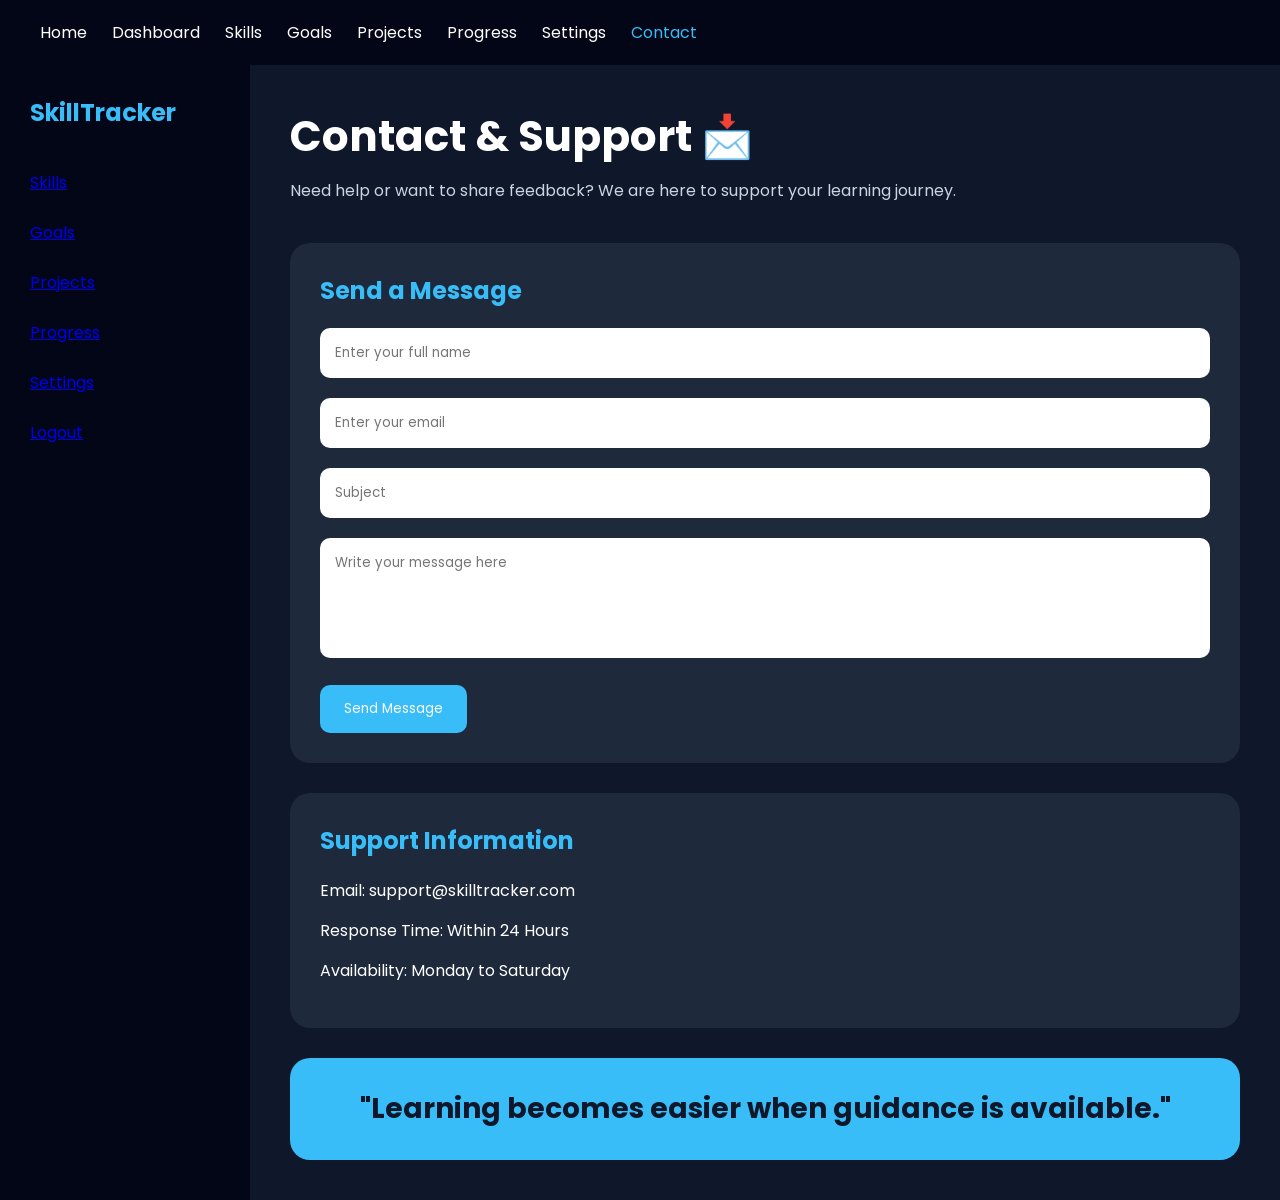
<file: contact.html>
<!DOCTYPE html>
<html lang="en">
<head>
  <meta charset="UTF-8">
  <meta name="viewport" content="width=device-width, initial-scale=1.0">

  <title>Contact - SkillTracker</title>

  <link rel="preconnect" href="https://fonts.googleapis.com">
  <link href="https://fonts.googleapis.com/css2?family=Poppins:wght@300;400;500;600;700&display=swap" rel="stylesheet">

  <link rel="stylesheet" href="style.css">
</head>

<body>
    <nav>

<ul class="nav-links">

<li><a href="index.html">Home</a></li>

<li><a href="dashboard.html">Dashboard</a></li>

<li><a href="skills.html">Skills</a></li>

<li><a href="goals.html">Goals</a></li>

<li><a href="projects.html">Projects</a></li>

<li><a href="progress.html">Progress</a></li>

<li><a href="settings.html">Settings</a></li>

<li><a href="contact.html" class="active">Contact</a></li>


</ul>

</nav>

  <section class="contact-page">

  

    <div class="sidebar">

      <h2>SkillTracker</h2>

      <ul>
        <li><a href="Dashboard.html"></a></li>
        <li><a href="skills.html">Skills</a></li>
        <li><a href="goals.html">Goals</a></li>
        <li><a href="projects.html">Projects</a></li>
        <li><a href="progress.html">Progress</a></li>
        <li><a href="settings.html">Settings</a></li>
        <li><a href="Contact.html"></a></li>
        <li><a href="login.html">Logout</a></li>
      </ul>

    </div>

    

    <div class="contact-content">

      <div class="contact-header">

        <h1>Contact & Support 📩</h1>

        <p>
          Need help or want to share feedback?
          We are here to support your learning journey.
        </p>

      </div>

      

      <div class="contact-card">

        <h2>Send a Message</h2>

        <input type="text" placeholder="Enter your full name">

        <input type="email" placeholder="Enter your email">

        <input type="text" placeholder="Subject">

        <textarea placeholder="Write your message here"></textarea>

        <button>Send Message</button>

      </div>

      

      <div class="contact-info">

        <h2>Support Information</h2>

        <p>Email: support@skilltracker.com</p>

        <p>Response Time: Within 24 Hours</p>

        <p>Availability: Monday to Saturday</p>

      </div>

     

      <div class="contact-quote">

        <h2>
          "Learning becomes easier when guidance is available."
        </h2>

      </div>

    </div>

  </section>

</body>
</html>
</file>
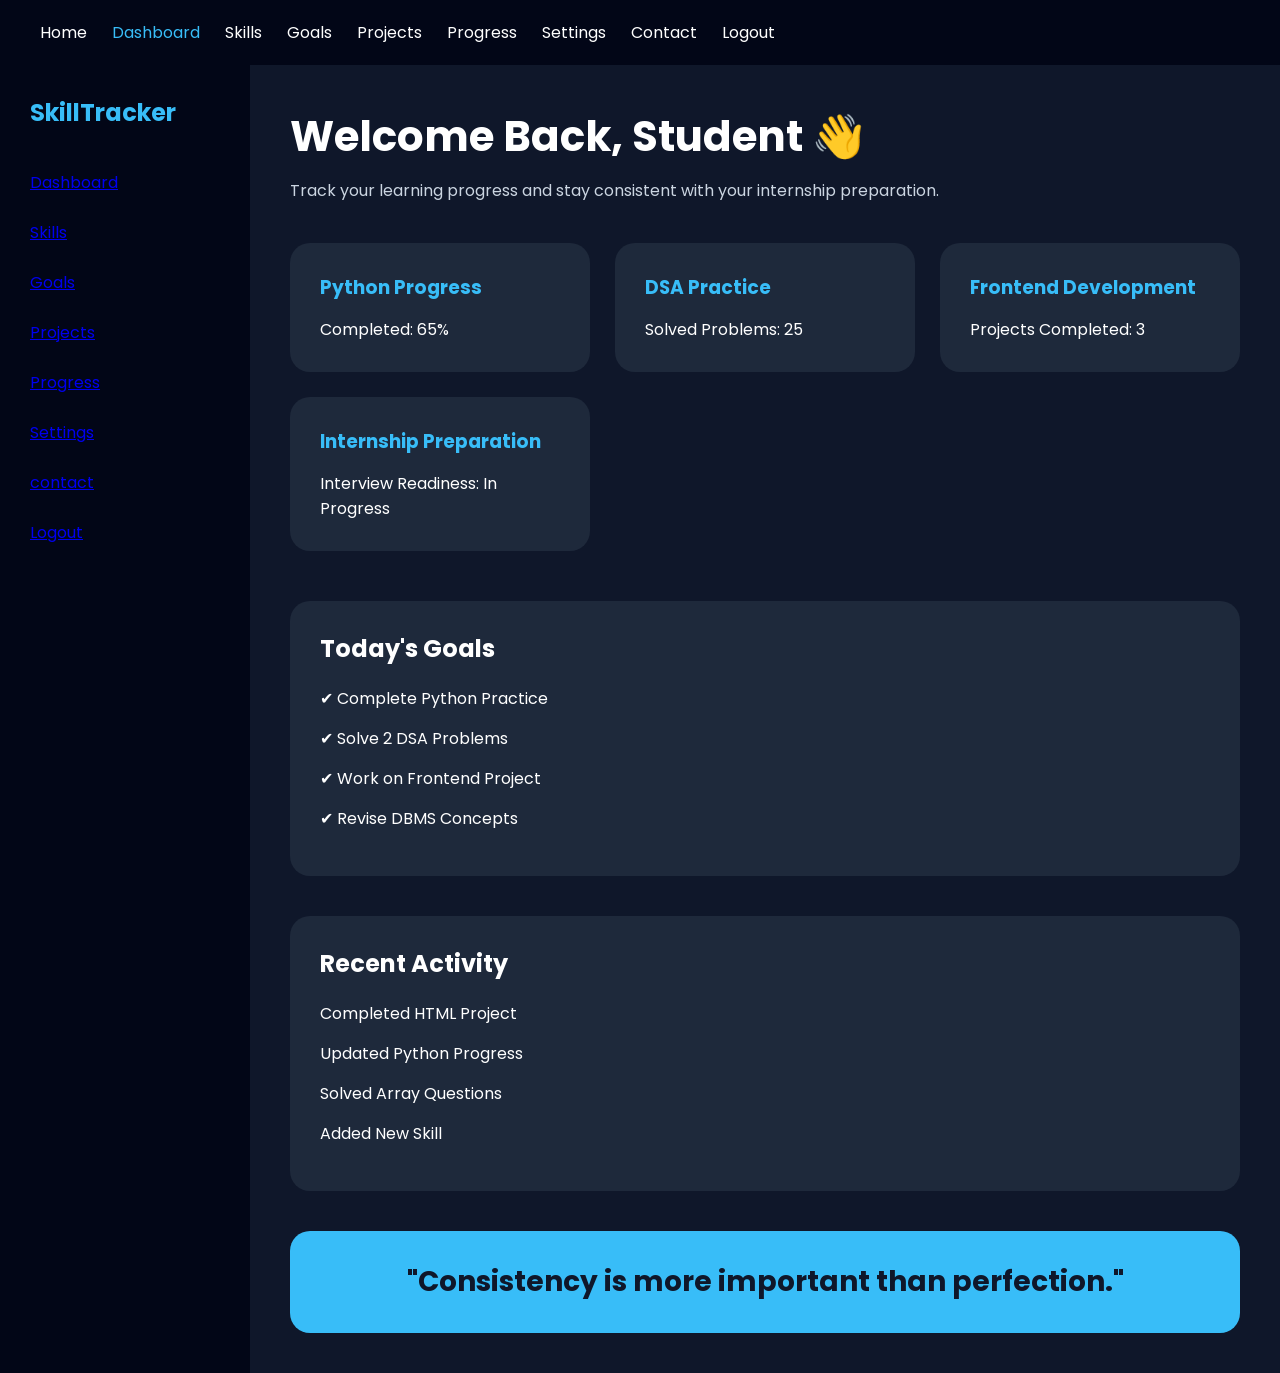
<file: dashboard.html>
<!DOCTYPE html>
<html lang="en">
<head>
  <meta charset="UTF-8">
  <meta name="viewport" content="width=device-width, initial-scale=1.0">

  <title>Dashboard - SkillTracker</title>

  <link rel="preconnect" href="https://fonts.googleapis.com">
  <link href="https://fonts.googleapis.com/css2?family=Poppins:wght@300;400;500;600;700&display=swap" rel="stylesheet">

  <link rel="stylesheet" href="style.css">
</head>

<body>
    <nav>

<ul class="nav-links">

<li><a href="index.html">Home</a></li>

<li><a href="dashboard.html" class="active">Dashboard</a></li>

<li><a href="skills.html">Skills</a></li>

<li><a href="goals.html">Goals</a></li>

<li><a href="projects.html">Projects</a></li>

<li><a href="progress.html">Progress</a></li>

<li><a href="settings.html">Settings</a></li>

<li><a href="contact.html">Contact</a></li>

<li><a href="login.html">Logout</a></li>

</ul>

</nav>

  <section class="dashboard">

    

    <div class="sidebar">

      <h2>SkillTracker</h2>

      <ul>
        <li><a href="dashboard.html">Dashboard</a></li>
        <li><a href="skills.html">Skills</a></li>
        <li><a href="goals.html">Goals</a></li>
        <li><a href="projects.html">Projects</a></li>
        <li><a href="progress.html">Progress</a></li>
        <li><a href="Settings.html">Settings</a></li>
        <li><a href="contact.html">contact</a></li>
        <li><a href="login.html">Logout</a></li>
        
      </ul>

    </div>

    

    <div class="main-content">

      

      <div class="top-section">

        <h1>Welcome Back, Student 👋</h1>

        <p>
          Track your learning progress and stay consistent
          with your internship preparation.
        </p>

      </div>

     

      <div class="card-container">

        <div class="card">
          <h3>Python Progress</h3>
          <p>Completed: 65%</p>
        </div>

        <div class="card">
          <h3>DSA Practice</h3>
          <p>Solved Problems: 25</p>
        </div>

        <div class="card">
          <h3>Frontend Development</h3>
          <p>Projects Completed: 3</p>
        </div>

        <div class="card">
          <h3>Internship Preparation</h3>
          <p>Interview Readiness: In Progress</p>
        </div>

      </div>

      

      <div class="goals-section">

        <h2>Today's Goals</h2>

        <ul>
          <li>✔ Complete Python Practice</li>
          <li>✔ Solve 2 DSA Problems</li>
          <li>✔ Work on Frontend Project</li>
          <li>✔ Revise DBMS Concepts</li>
        </ul>

      </div>

     

      <div class="activity-section">

        <h2>Recent Activity</h2>

        <ul>
          <li>Completed HTML Project</li>
          <li>Updated Python Progress</li>
          <li>Solved Array Questions</li>
          <li>Added New Skill</li>
        </ul>

      </div>

      

      <div class="quote-section">

        <h2>
          "Consistency is more important than perfection."
        </h2>

      </div>

    </div>

  </section>

</body>
</html>
</file>
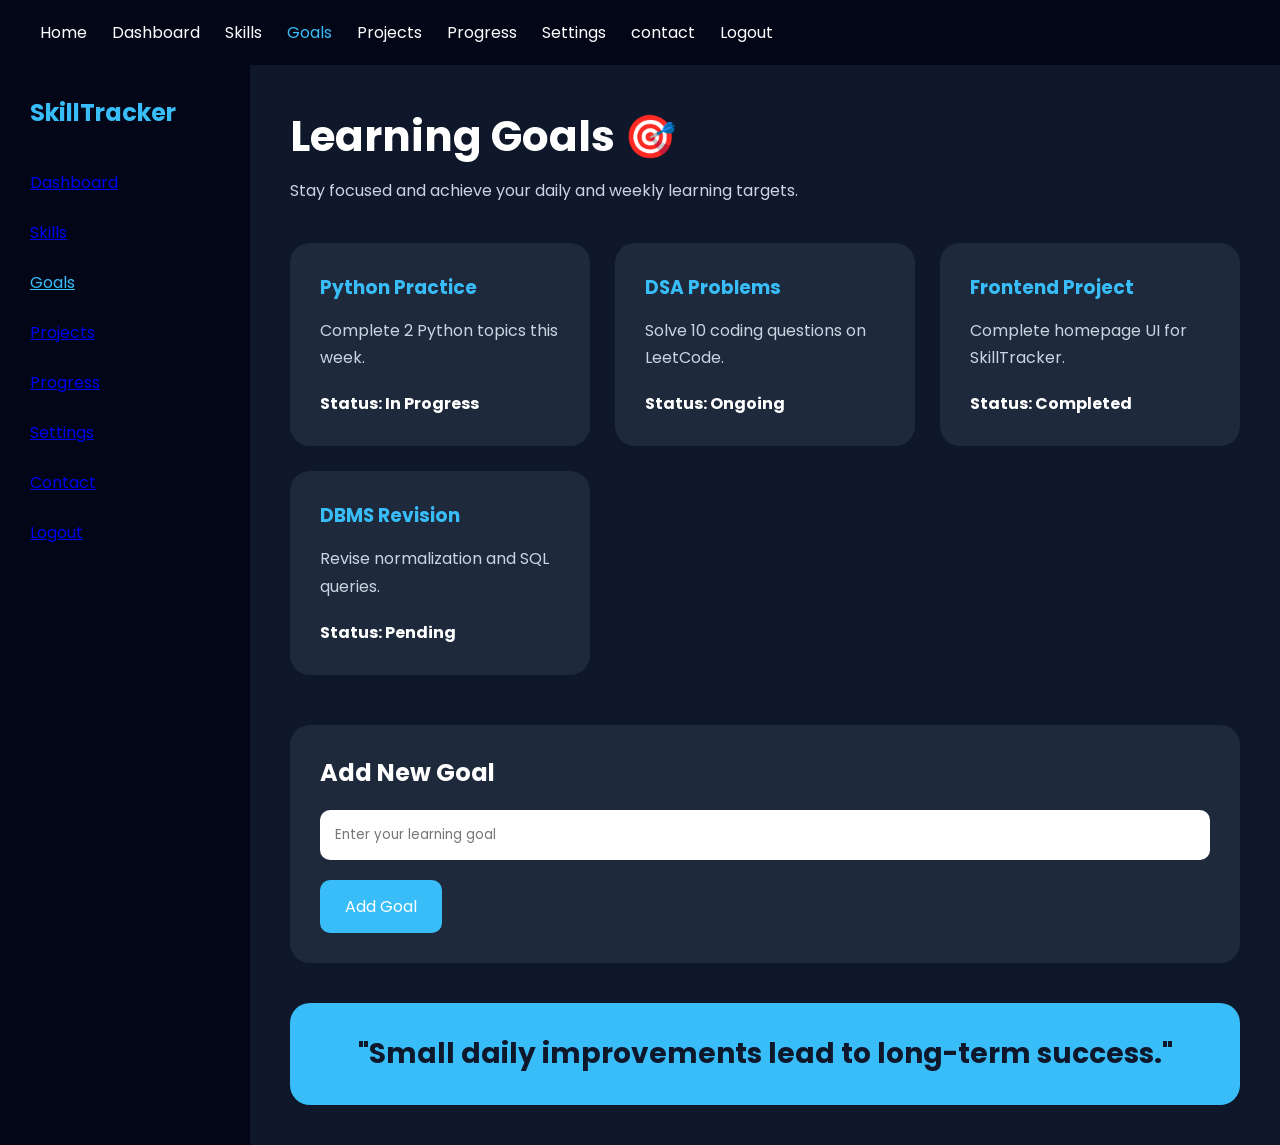
<file: goals.html>
<!DOCTYPE html>
<html lang="en">
<head>
  <meta charset="UTF-8">
  <meta name="viewport" content="width=device-width, initial-scale=1.0">

  <title>Goals - SkillTracker</title>

  <link rel="preconnect" href="https://fonts.googleapis.com">
  <link href="https://fonts.googleapis.com/css2?family=Poppins:wght@300;400;500;600;700&display=swap" rel="stylesheet">

  <link rel="stylesheet" href="style.css">
</head>
<body>
    <nav>

<ul class="nav-links">

<li><a href="index.html">Home</a></li>

<li><a href="dashboard.html">Dashboard</a></li>

<li><a href="skills.html">Skills</a></li>

<li><a href="goals.html" class="active">Goals</a></li>

<li><a href="projects.html">Projects</a></li>

<li><a href="progress.html">Progress</a></li>

<li><a href="settings.html">Settings</a></li>

<li><a href="contact.html">contact</a></li>

<li><a href="login.html">Logout</a></li>

</ul>

</nav>

  <section class="goals-page">

   

    <div class="sidebar">

      <h2>SkillTracker</h2>

      <ul>
<li><a href="dashboard.html">Dashboard</a></li>

<li><a href="skills.html">Skills</a></li>

<li><a href="goals.html" class="active">Goals</a></li>

<li><a href="projects.html">Projects</a></li>

<li><a href="progress.html">Progress</a></li>

<li><a href="settings.html">Settings</a></li>

<li><a href="contact.html">Contact</a></li>

<li><a href="login.html">Logout</a></li>
      </ul>

    </div>

    

    <div class="goals-content">

      <div class="goals-header">

        <h1>Learning Goals 🎯</h1>

        <p>
          Stay focused and achieve your daily
          and weekly learning targets.
        </p>

      </div>

     

      <div class="goals-container">

        <div class="goal-card">
          <h3>Python Practice</h3>
          <p>Complete 2 Python topics this week.</p>
          <h4>Status: In Progress</h4>
        </div>

        <div class="goal-card">
          <h3>DSA Problems</h3>
          <p>Solve 10 coding questions on LeetCode.</p>
          <h4>Status: Ongoing</h4>
        </div>

        <div class="goal-card">
          <h3>Frontend Project</h3>
          <p>Complete homepage UI for SkillTracker.</p>
          <h4>Status: Completed</h4>
        </div>

        <div class="goal-card">
          <h3>DBMS Revision</h3>
          <p>Revise normalization and SQL queries.</p>
          <h4>Status: Pending</h4>
        </div>

      </div>

      

      <div class="add-goal">

        <h2>Add New Goal</h2>

        <input type="text" placeholder="Enter your learning goal">

        <button>Add Goal</button>

      </div>

    

      <div class="goal-quote">

        <h2>
          "Small daily improvements lead to long-term success."
        </h2>

      </div>

    </div>

  </section>

</body>
</html>
</file>
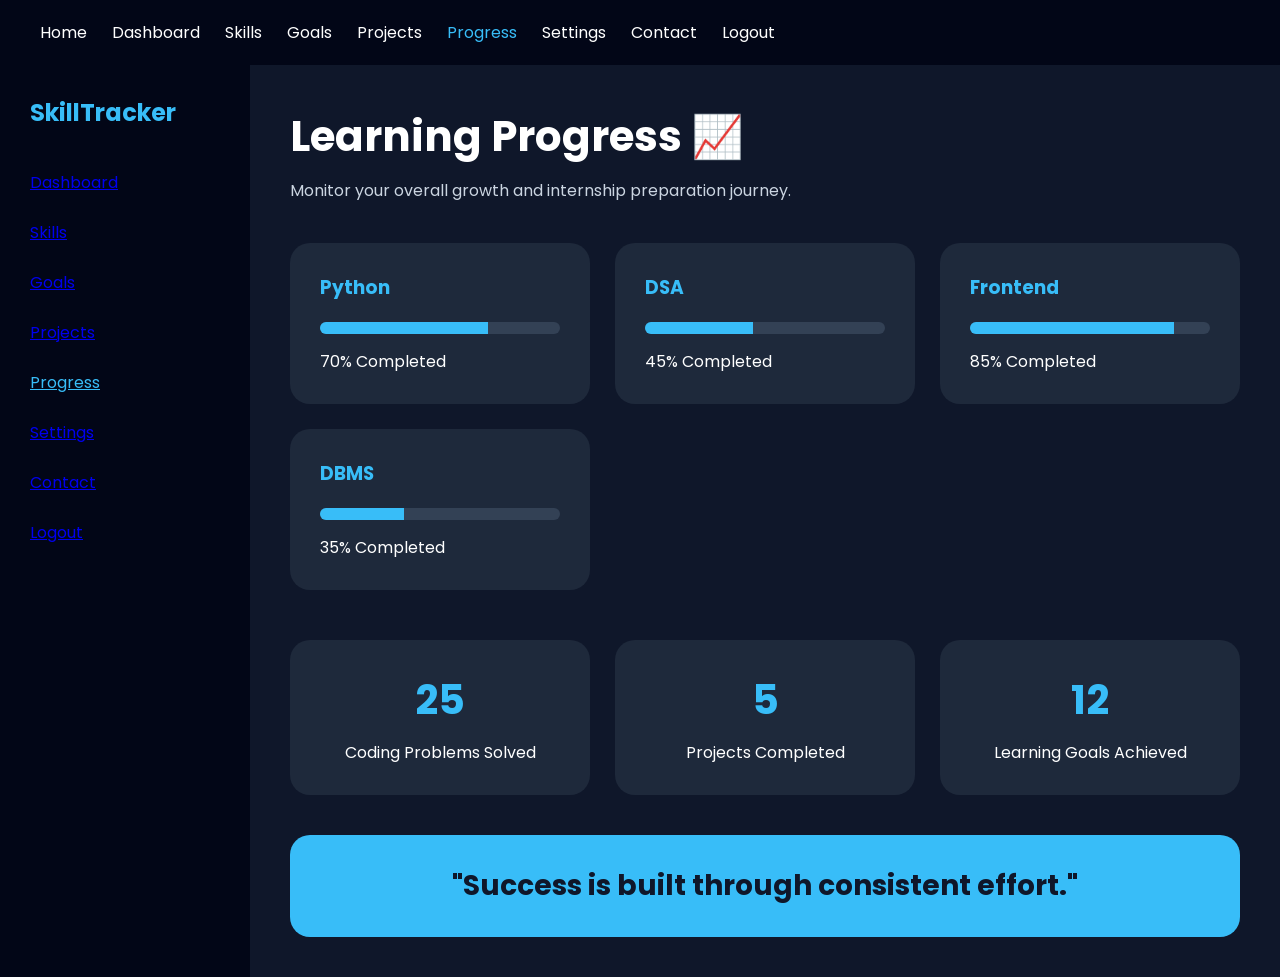
<file: progress.html>
<!DOCTYPE html>
<html lang="en">
<head>
  <meta charset="UTF-8">
  <meta name="viewport" content="width=device-width, initial-scale=1.0">

  <title>Progress - SkillTracker</title>

  <link rel="preconnect" href="https://fonts.googleapis.com">
  <link href="https://fonts.googleapis.com/css2?family=Poppins:wght@300;400;500;600;700&display=swap" rel="stylesheet">

  <link rel="stylesheet" href="style.css">
</head>

<body>
    <nav>

<ul class="nav-links">

<li><a href="index.html">Home</a></li>

<li><a href="dashboard.html">Dashboard</a></li>

<li><a href="skills.html">Skills</a></li>

<li><a href="goals.html">Goals</a></li>

<li><a href="projects.html">Projects</a></li>

<li><a href="progress.html" class="active">Progress</a></li>

<li><a href="settings.html">Settings</a></li>

<li><a href="contact.html">Contact</a></li>

<li><a href="login.html">Logout</a></li>

</ul>

</nav>

  <section class="progress-page">

    

    <div class="sidebar">

      <h2>SkillTracker</h2>

      <ul>
<li><a href="dashboard.html">Dashboard</a></li>

<li><a href="skills.html">Skills</a></li>

<li><a href="goals.html">Goals</a></li>

<li><a href="projects.html">Projects</a></li>

<li><a href="progress.html" class="active">Progress</a></li>

<li><a href="settings.html">Settings</a></li>

<li><a href="contact.html">Contact</a></li>

<li><a href="login.html">Logout</a></li>      

    </div>

   

    <div class="progress-content">

      <div class="progress-header">

        <h1>Learning Progress 📈</h1>

        <p>
          Monitor your overall growth and
          internship preparation journey.
        </p>

      </div>

      

      <div class="progress-container">

        <div class="progress-card">
          <h3>Python</h3>

          <div class="progress-bar">
            <div class="progress-fill python"></div>
          </div>

          <p>70% Completed</p>
        </div>

        <div class="progress-card">
          <h3>DSA</h3>

          <div class="progress-bar">
            <div class="progress-fill dsa"></div>
          </div>

          <p>45% Completed</p>
        </div>

        <div class="progress-card">
          <h3>Frontend</h3>

          <div class="progress-bar">
            <div class="progress-fill frontend"></div>
          </div>

          <p>85% Completed</p>
        </div>

        <div class="progress-card">
          <h3>DBMS</h3>

          <div class="progress-bar">
            <div class="progress-fill dbms"></div>
          </div>

          <p>35% Completed</p>
        </div>

      </div>

     

      <div class="stats-section">

        <div class="stat-box">
          <h2>25</h2>
          <p>Coding Problems Solved</p>
        </div>

        <div class="stat-box">
          <h2>5</h2>
          <p>Projects Completed</p>
        </div>

        <div class="stat-box">
          <h2>12</h2>
          <p>Learning Goals Achieved</p>
        </div>

      </div>

    

      <div class="progress-quote">

        <h2>
          "Success is built through consistent effort."
        </h2>

      </div>

    </div>

  </section>

</body>
</html>
</file>
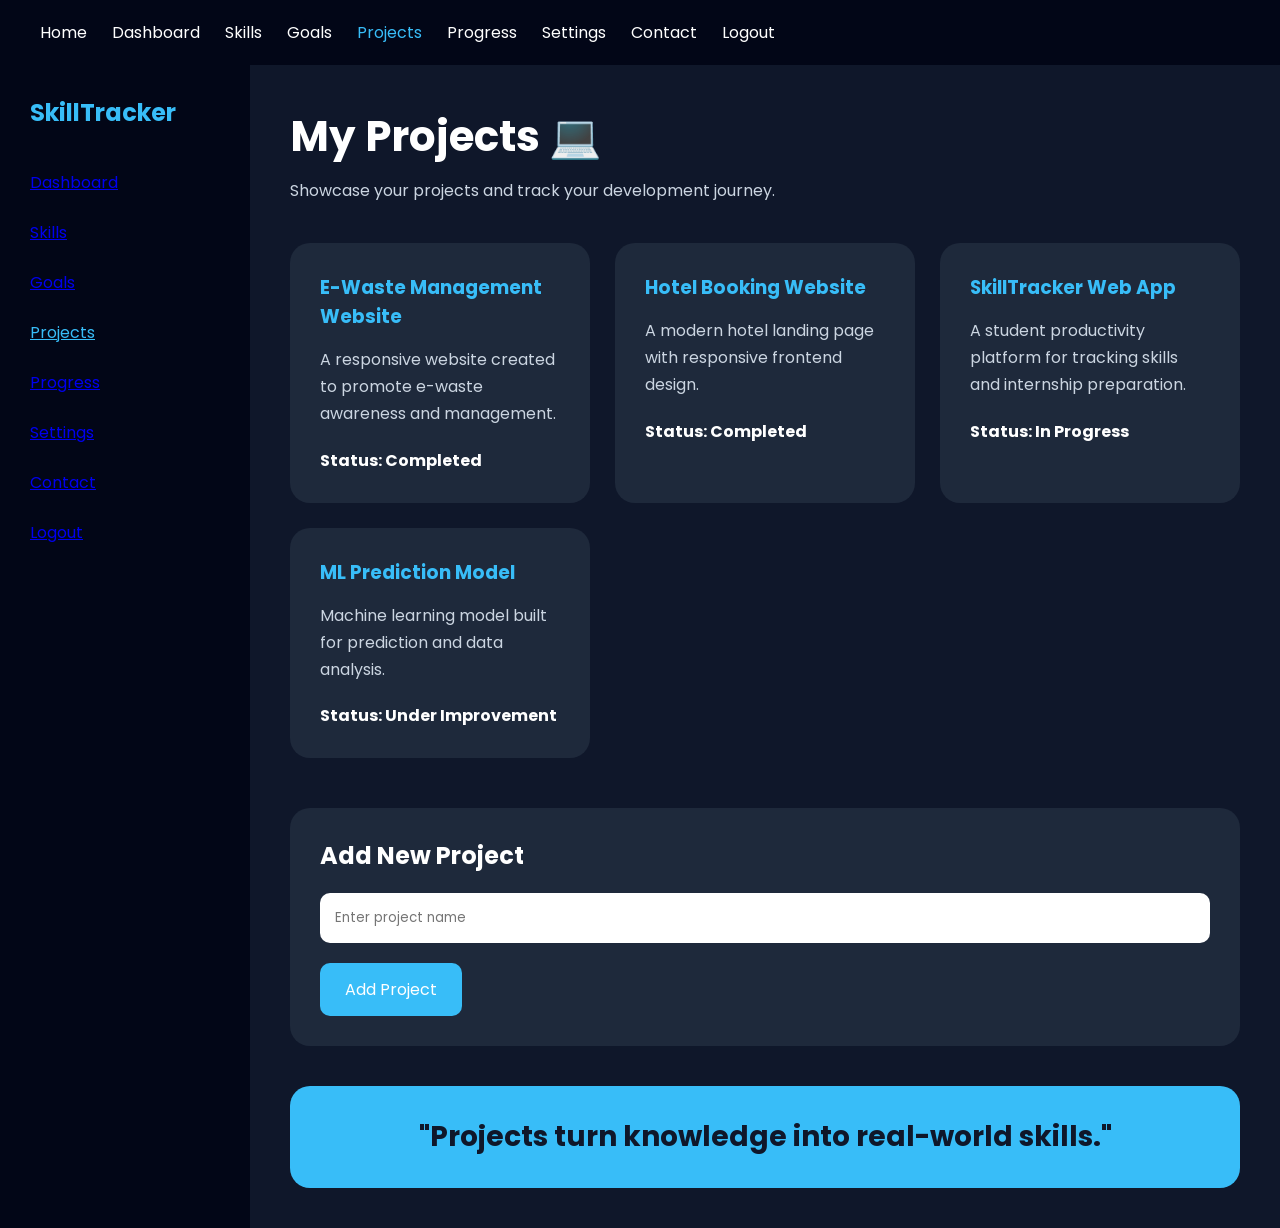
<file: projects.html>
<!DOCTYPE html>
<html lang="en">
<head>
  <meta charset="UTF-8">
  <meta name="viewport" content="width=device-width, initial-scale=1.0">

  <title>Projects - SkillTracker</title>

  <link rel="preconnect" href="https://fonts.googleapis.com">
  <link href="https://fonts.googleapis.com/css2?family=Poppins:wght@300;400;500;600;700&display=swap" rel="stylesheet">

  <link rel="stylesheet" href="style.css">
</head>

<body>
    <nav>

<ul class="nav-links">

<li><a href="index.html">Home</a></li>

<li><a href="dashboard.html">Dashboard</a></li>

<li><a href="skills.html">Skills</a></li>

<li><a href="goals.html">Goals</a></li>

<li><a href="projects.html" class = "active">Projects</a></li>

<li><a href="progress.html">Progress</a></li>

<li><a href="settings.html">Settings</a></li>

<li><a href="contact.html">Contact</a></li>

<li><a href="login.html">Logout</a></li>

</ul>

</nav>

  <section class="projects-page">

   

    <div class="sidebar">

      <h2>SkillTracker</h2>

      <ul>
<li><a href="dashboard.html">Dashboard</a></li>

<li><a href="skills.html">Skills</a></li>

<li><a href="goals.html">Goals</a></li>

<li><a href="projects.html" class = "active">Projects</a></li>

<li><a href="progress.html">Progress</a></li>

<li><a href="settings.html">Settings</a></li>

<li><a href="contact.html">Contact</a></li>

<li><a href="login.html">Logout</a></li>     

    </div>

    

    <div class="projects-content">

      <div class="projects-header">

        <h1>My Projects 💻</h1>

        <p>
          Showcase your projects and track
          your development journey.
        </p>

      </div>

      

      <div class="projects-container">

        <div class="project-card">
          <h3>E-Waste Management Website</h3>

          <p>
            A responsive website created to promote
            e-waste awareness and management.
          </p>

          <h4>Status: Completed</h4>
        </div>

        <div class="project-card">
          <h3>Hotel Booking Website</h3>

          <p>
            A modern hotel landing page with
            responsive frontend design.
          </p>

          <h4>Status: Completed</h4>
        </div>

        <div class="project-card">
          <h3>SkillTracker Web App</h3>

          <p>
            A student productivity platform for
            tracking skills and internship preparation.
          </p>

          <h4>Status: In Progress</h4>
        </div>

        <div class="project-card">
          <h3>ML Prediction Model</h3>

          <p>
            Machine learning model built for
            prediction and data analysis.
          </p>

          <h4>Status: Under Improvement</h4>
        </div>

      </div>

      

      <div class="add-project">

        <h2>Add New Project</h2>

        <input type="text" placeholder="Enter project name">

        <button>Add Project</button>

      </div>

    

      <div class="project-quote">

        <h2>
          "Projects turn knowledge into real-world skills."
        </h2>

      </div>

    </div>

  </section>

</body>
</html>
</file>
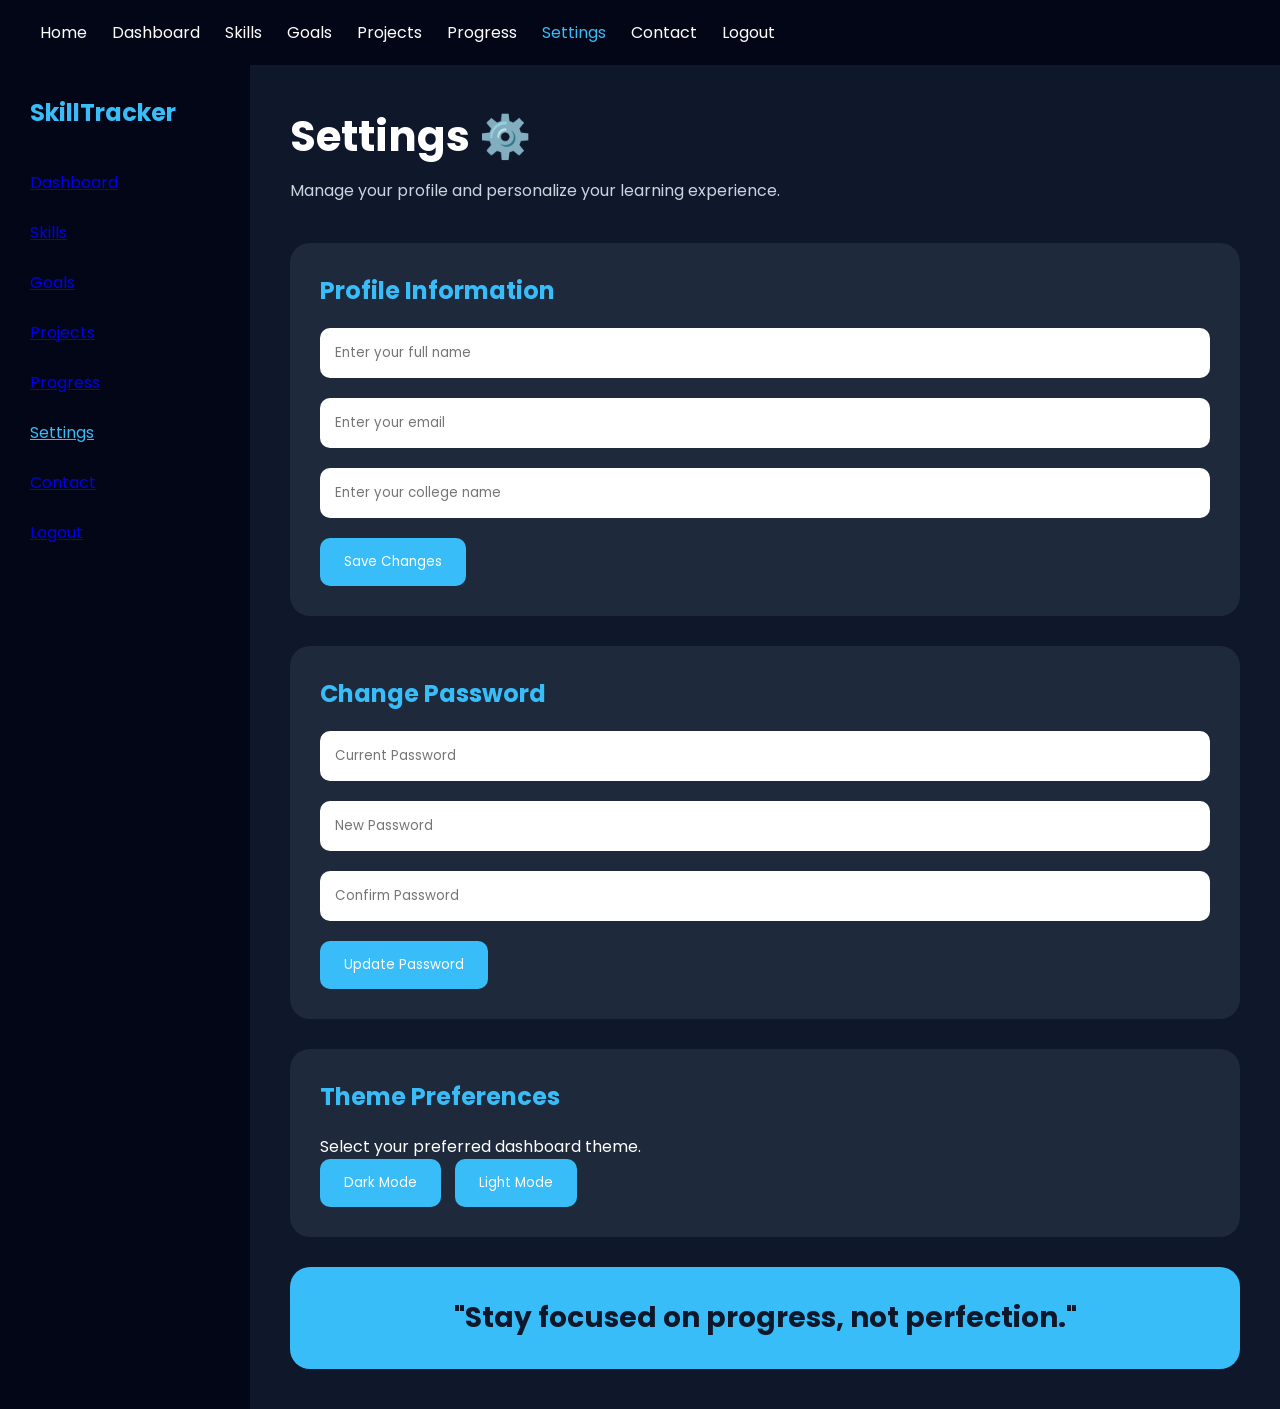
<file: settings.html>
<!DOCTYPE html>
<html lang="en">
<head>
  <meta charset="UTF-8">
  <meta name="viewport" content="width=device-width, initial-scale=1.0">

  <title>Settings - SkillTracker</title>

  <link rel="preconnect" href="https://fonts.googleapis.com">
  <link href="https://fonts.googleapis.com/css2?family=Poppins:wght@300;400;500;600;700&display=swap" rel="stylesheet">

  <link rel="stylesheet" href="style.css">
</head>

<body>
    <nav>

<ul class="nav-links">

<li><a href="index.html">Home</a></li>

<li><a href="dashboard.html">Dashboard</a></li>

<li><a href="skills.html">Skills</a></li>

<li><a href="goals.html">Goals</a></li>

<li><a href="projects.html">Projects</a></li>

<li><a href="progress.html">Progress</a></li>

<li><a href="settings.html" class="active">Settings</a></li>

<li><a href="contact.html">Contact</a></li>

<li><a href="login.html">Logout</a></li>

</ul>

</nav>

  <section class="settings-page">

   

    <div class="sidebar">

      <h2>SkillTracker</h2>

      <ul>
        <li><a href="dashboard.html">Dashboard</a></li>

<li><a href="skills.html">Skills</a></li>

<li><a href="goals.html">Goals</a></li>

<li><a href="projects.html">Projects</a></li>

<li><a href="progress.html">Progress</a></li>

<li><a href="settings.html" class="active">Settings</a></li>

<li><a href="contact.html">Contact</a></li>

<li><a href="login.html">Logout</a></li>     

    </div>

    

    <div class="settings-content">

      <div class="settings-header">

        <h1>Settings ⚙️</h1>

        <p>
          Manage your profile and personalize your learning experience.
        </p>

      </div>

      

      <div class="settings-card">

        <h2>Profile Information</h2>

        <input type="text" placeholder="Enter your full name">

        <input type="email" placeholder="Enter your email">

        <input type="text" placeholder="Enter your college name">

        <button>Save Changes</button>

      </div>

      

      <div class="settings-card">

        <h2>Change Password</h2>

        <input type="password" placeholder="Current Password">

        <input type="password" placeholder="New Password">

        <input type="password" placeholder="Confirm Password">

        <button>Update Password</button>

      </div>

      

      <div class="settings-card">

        <h2>Theme Preferences</h2>

        <p>Select your preferred dashboard theme.</p>

        <button>Dark Mode</button>

        <button>Light Mode</button>

      </div>

     

      <div class="settings-quote">

        <h2>
          "Stay focused on progress, not perfection."
        </h2>

      </div>

    </div>

  </section>

</body>
</html>
</file>
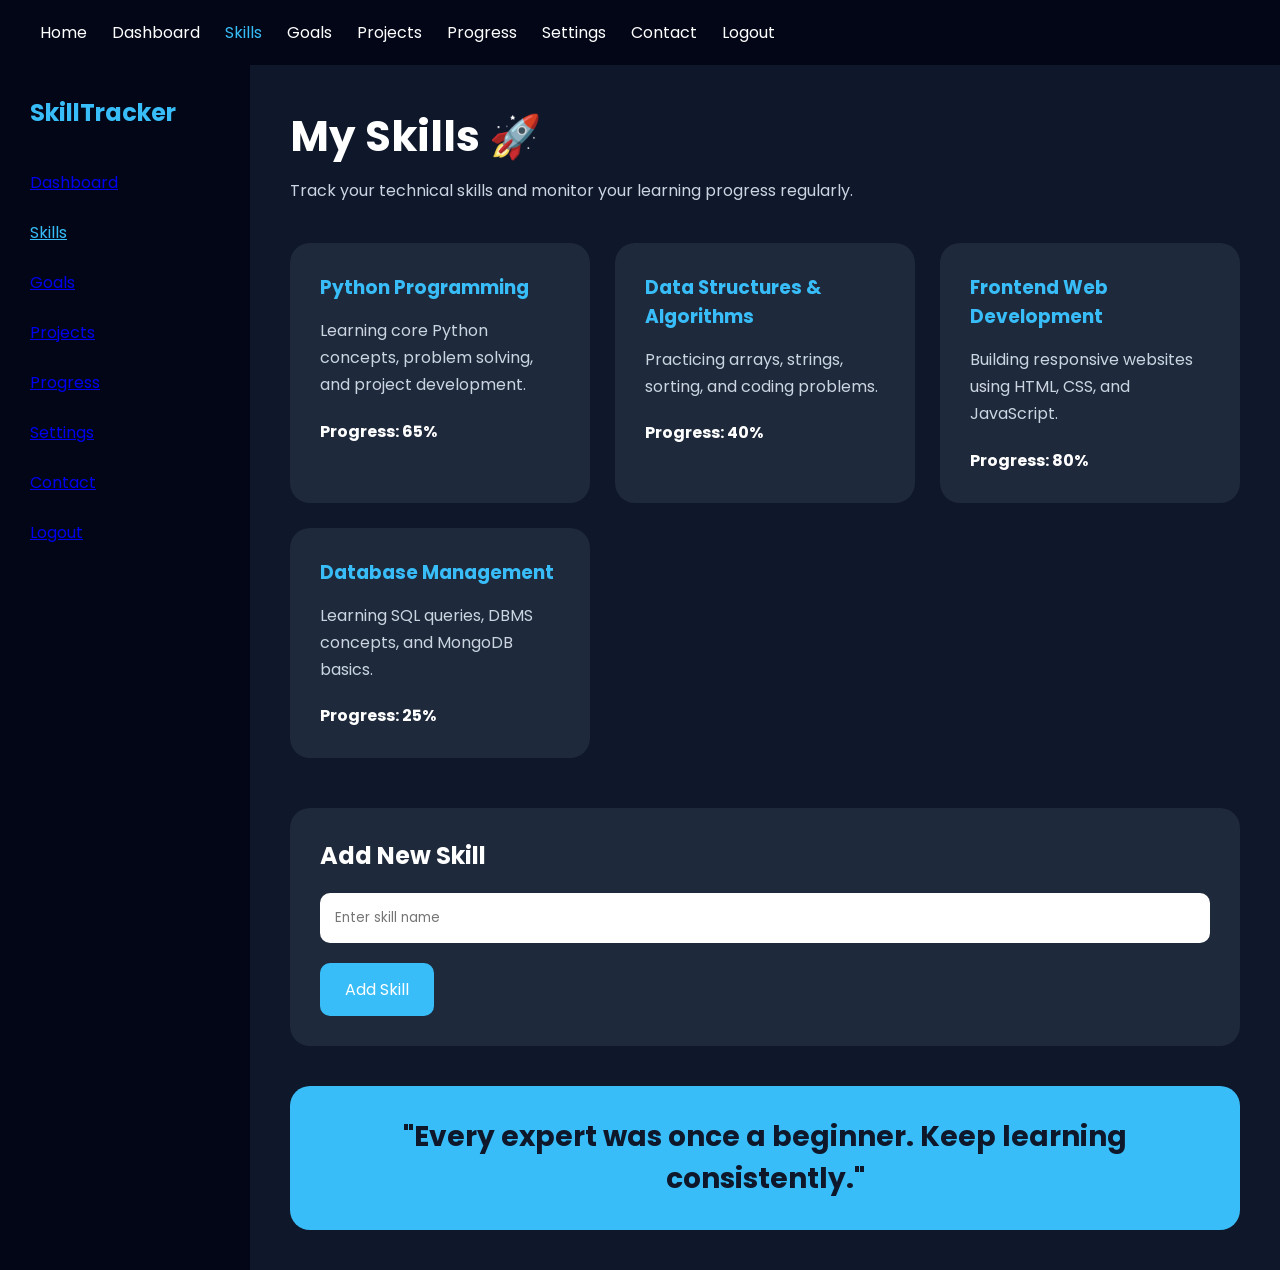
<file: skills.html>
<!DOCTYPE html>
<html lang="en">
<head>
  <meta charset="UTF-8">
  <meta name="viewport" content="width=device-width, initial-scale=1.0">
  <title>Skills - SkillTracker</title>
  <link rel="preconnect" href="https://fonts.googleapis.com">
  <link href="https://fonts.googleapis.com/css2?family=Poppins:wght@300;400;500;600;700&display=swap" rel="stylesheet">

  <link rel="stylesheet" href="style.css">
</head>
<body>
    <nav>

<ul class="nav-links">

<li><a href="index.html">Home</a></li>

<li><a href="dashboard.html">Dashboard</a></li>

<li><a href="skills.html" class="active">Skills</a></li>

<li><a href="goals.html">Goals</a></li>

<li><a href="projects.html">Projects</a></li>

<li><a href="progress.html">Progress</a></li>

<li><a href="settings.html">Settings</a></li>

<li><a href="contact.html">Contact</a></li>

<li><a href="login.html">Logout</a></li>

</ul>

</nav>

  <section class="skills-page">
    <div class="sidebar">

      <h2>SkillTracker</h2>

      <ul>
<li><a href="dashboard.html">Dashboard</a></li>

<li><a href="skills.html" class="active">Skills</a></li>

<li><a href="goals.html">Goals</a></li>

<li><a href="projects.html">Projects</a></li>

<li><a href="progress.html">Progress</a></li>

<li><a href="settings.html">Settings</a></li>

<li><a href="contact.html">Contact</a></li>

<li><a href="login.html">Logout</a></li>
      </ul>
      </div>
       <div class="skills-content">

      <div class="skills-header">

        <h1>My Skills 🚀</h1>

        <p>
          Track your technical skills and monitor
          your learning progress regularly.
        </p>
        </div>
         <div class="skills-container">

        <div class="skill-card">
          <h3>Python Programming</h3>

          <p>
            Learning core Python concepts,
            problem solving, and project development.
          </p>
          <h4>Progress: 65%</h4>
        </div>

        <div class="skill-card">
          <h3>Data Structures & Algorithms</h3>

          <p>
            Practicing arrays, strings,
            sorting, and coding problems.
          </p>

          <h4>Progress: 40%</h4>
        </div>
        <div class="skill-card">
          <h3>Frontend Web Development</h3>

          <p>
            Building responsive websites
            using HTML, CSS, and JavaScript.
          </p>

          <h4>Progress: 80%</h4>
        </div>
          <div class="skill-card">
          <h3>Database Management</h3>

          <p>
            Learning SQL queries,
            DBMS concepts, and MongoDB basics.
          </p>

          <h4>Progress: 25%</h4>
        </div>

      </div>
       <div class="add-skill">

        <h2>Add New Skill</h2>

        <input type="text" placeholder="Enter skill name">

        <button>Add Skill</button>

      </div>
      <div class="motivation">

        <h2>
          "Every expert was once a beginner.
          Keep learning consistently."
        </h2>

      </div>

    </div>

  </section>

</body>
</html>
</file>
<file: style.css>
.active{
  color:#38bdf8 !important;
}



nav{
  background:#020617;
  padding:20px 40px;
}

.nav-links{
  display:flex;
  gap:25px;
  list-style:none;
}

.nav-links a{
  color:white;
  text-decoration:none;
  font-size:16px;
  transition:0.3s;
}

.nav-links a:hover{
  color:#38bdf8;
}
*{
  margin:0;
  padding:0;
  box-sizing:border-box;
  font-family:'Poppins', sans-serif;
}

body{
  background:#0f172a;
  color:white;
}



.navbar{
  display:flex;
  justify-content:space-between;
  align-items:center;
  padding:20px 8%;
}

.logo{
  font-size:28px;
  font-weight:700;
  color:#38bdf8;
}

.nav-links{
  display:flex;
  gap:25px;
  list-style:none;
}

.nav-links a{
  color:white;
  text-decoration:none;
  transition:0.3s;
}

.nav-links a:hover{
  color:#38bdf8;
}



.hero{
  display:flex;
  justify-content:space-between;
  align-items:center;
  padding:80px 8%;
  min-height:90vh;
}

.hero-text{
  width:50%;
}

.hero-text h1{
  font-size:60px;
  line-height:1.2;
  margin-bottom:20px;
}

.hero-text p{
  font-size:18px;
  color:#cbd5e1;
  margin-bottom:30px;
  line-height:1.8;
}

.hero-buttons{
  display:flex;
  gap:20px;
}

.btn-primary{
  background:#38bdf8;
  color:white;
  border:none;
  padding:14px 28px;
  border-radius:10px;
  cursor:pointer;
  font-size:16px;
}

.btn-secondary{
  background:transparent;
  border:2px solid #38bdf8;
  color:white;
  padding:14px 28px;
  border-radius:10px;
  cursor:pointer;
  font-size:16px;
}

.hero-image img{
  width:450px;
}



.features{
  padding:80px 8%;
  background:white;
  color:black;
  text-align:center;
}

.features h2{
  font-size:40px;
  margin-bottom:50px;
}

.feature-container{
  display:grid;
  grid-template-columns:repeat(auto-fit,minmax(220px,1fr));
  gap:25px;
}

.feature-card{
  background:#f1f5f9;
  padding:30px;
  border-radius:15px;
  transition:0.3s;
}

.feature-card:hover{
  transform:translateY(-8px);
}

.feature-card h3{
  margin-bottom:15px;
  color:#0f172a;
}



.about{
  display:flex;
  justify-content:space-between;
  align-items:center;
  padding:80px 8%;
}

.about-text{
  width:50%;
}

.about-text h2{
  font-size:45px;
  margin-bottom:20px;
}

.about-text p{
  color:#cbd5e1;
  line-height:1.8;
  margin-bottom:25px;
}

.about-image img{
  width:350px;
}



footer{
  background:#020617;
  padding:30px;
  text-align:center;
}

footer p{
  color:#94a3b8;
  margin-top:10px;
}



@media(max-width:900px){

  .hero,
  .about{
    flex-direction:column;
    text-align:center;
  }

  .hero-text,
  .about-text{
    width:100%;
  }

  .hero-image img,
  .about-image img{
    width:300px;
    margin-top:40px;
  }

  .hero-text h1{
    font-size:42px;
  }

  .nav-links{
    display:none;
  }
}



.login-page{
  height:100vh;
  display:flex;
  justify-content:center;
  align-items:center;
  background:#0f172a;
}

.login-container{
  width:400px;
  background:#1e293b;
  padding:40px;
  border-radius:20px;
  text-align:center;
  box-shadow:0 0 20px rgba(0,0,0,0.4);
}

.login-container h1{
  margin-bottom:10px;
  font-size:36px;
}

.login-container p{
  color:#cbd5e1;
  margin-bottom:30px;
}

.login-container form{
  display:flex;
  flex-direction:column;
  gap:20px;
}

.login-container input{
  padding:15px;
  border:none;
  border-radius:10px;
  outline:none;
  font-size:16px;
}

.login-container button{
  background:#38bdf8;
  color:white;
  border:none;
  padding:15px;
  border-radius:10px;
  cursor:pointer;
  font-size:16px;
  transition:0.3s;
}

.login-container button:hover{
  background:#0ea5e9;
}

.extra-links{
  margin-top:20px;
  display:flex;
  justify-content:space-between;
}

.extra-links a{
  color:#38bdf8;
  text-decoration:none;
  font-size:14px;
}




.dashboard{
  display:flex;
  min-height:100vh;
  background:#0f172a;
  color:white;
}



.sidebar{
  width:250px;
  background:#020617;
  padding:30px;
}

.sidebar h2{
  color:#38bdf8;
  margin-bottom:40px;
}

.sidebar ul{
  list-style:none;
}

.sidebar ul li{
  margin:25px 0;
  cursor:pointer;
  transition:0.3s;
}

.sidebar ul li:hover{
  color:#38bdf8;
}



.main-content{
  flex:1;
  padding:40px;
}

.top-section h1{
  font-size:42px;
  margin-bottom:10px;
}

.top-section p{
  color:#cbd5e1;
  margin-bottom:40px;
}


.card-container{
  display:grid;
  grid-template-columns:repeat(auto-fit,minmax(220px,1fr));
  gap:25px;
}

.card{
  background:#1e293b;
  padding:30px;
  border-radius:20px;
  transition:0.3s;
}

.card:hover{
  transform:translateY(-8px);
}

.card h3{
  margin-bottom:15px;
  color:#38bdf8;
}



.goals-section{
  margin-top:50px;
  background:#1e293b;
  padding:30px;
  border-radius:20px;
}

.goals-section h2{
  margin-bottom:20px;
}

.goals-section ul{
  list-style:none;
}

.goals-section ul li{
  margin:15px 0;
}



.activity-section{
  margin-top:40px;
  background:#1e293b;
  padding:30px;
  border-radius:20px;
}

.activity-section h2{
  margin-bottom:20px;
}

.activity-section ul{
  list-style:none;
}

.activity-section ul li{
  margin:15px 0;
}



.quote-section{
  margin-top:40px;
  text-align:center;
  background:#38bdf8;
  color:#0f172a;
  padding:30px;
  border-radius:20px;
}

.quote-section h2{
  font-size:28px;
}




.skills-page{
  display:flex;
  min-height:100vh;
  background:#0f172a;
  color:white;
}
.skills-content{
  flex:1;
  padding:40px;
}

.skills-header h1{
  font-size:42px;
  margin-bottom:10px;
}

.skills-header p{
  color:#cbd5e1;
  margin-bottom:40px;
}



.skills-container{
  display:grid;
  grid-template-columns:repeat(auto-fit,minmax(250px,1fr));
  gap:25px;
}

.skill-card{
  background:#1e293b;
  padding:30px;
  border-radius:20px;
  transition:0.3s;
}

.skill-card:hover{
  transform:translateY(-8px);
}

.skill-card h3{
  color:#38bdf8;
  margin-bottom:15px;
}

.skill-card p{
  color:#cbd5e1;
  line-height:1.7;
  margin-bottom:20px;
}

.skill-card h4{
  color:white;
}



.add-skill{
  margin-top:50px;
  background:#1e293b;
  padding:30px;
  border-radius:20px;
}

.add-skill h2{
  margin-bottom:20px;
}

.add-skill input{
  width:100%;
  padding:15px;
  border:none;
  border-radius:10px;
  margin-bottom:20px;
  outline:none;
}

.add-skill button{
  background:#38bdf8;
  color:white;
  border:none;
  padding:14px 25px;
  border-radius:10px;
  cursor:pointer;
  font-size:16px;
}



.motivation{
  margin-top:40px;
  background:#38bdf8;
  color:#0f172a;
  padding:30px;
  border-radius:20px;
  text-align:center;
}

.motivation h2{
  font-size:28px;
}




.goals-page{
  display:flex;
  min-height:100vh;
  background:#0f172a;
  color:white;
}

.goals-content{
  flex:1;
  padding:40px;
}

.goals-header h1{
  font-size:42px;
  margin-bottom:10px;
}

.goals-header p{
  color:#cbd5e1;
  margin-bottom:40px;
}



.goals-container{
  display:grid;
  grid-template-columns:repeat(auto-fit,minmax(250px,1fr));
  gap:25px;
}

.goal-card{
  background:#1e293b;
  padding:30px;
  border-radius:20px;
  transition:0.3s;
}

.goal-card:hover{
  transform:translateY(-8px);
}

.goal-card h3{
  color:#38bdf8;
  margin-bottom:15px;
}

.goal-card p{
  color:#cbd5e1;
  line-height:1.7;
  margin-bottom:20px;
}

.goal-card h4{
  color:white;
}



.add-goal{
  margin-top:50px;
  background:#1e293b;
  padding:30px;
  border-radius:20px;
}

.add-goal h2{
  margin-bottom:20px;
}

.add-goal input{
  width:100%;
  padding:15px;
  border:none;
  border-radius:10px;
  margin-bottom:20px;
  outline:none;
}

.add-goal button{
  background:#38bdf8;
  color:white;
  border:none;
  padding:14px 25px;
  border-radius:10px;
  cursor:pointer;
  font-size:16px;
}



.goal-quote{
  margin-top:40px;
  background:#38bdf8;
  color:#0f172a;
  padding:30px;
  border-radius:20px;
  text-align:center;
}

.goal-quote h2{
  font-size:28px;
}





.projects-page{
  display:flex;
  min-height:100vh;
  background:#0f172a;
  color:white;
}

.projects-content{
  flex:1;
  padding:40px;
}

.projects-header h1{
  font-size:42px;
  margin-bottom:10px;
}

.projects-header p{
  color:#cbd5e1;
  margin-bottom:40px;
}



.projects-container{
  display:grid;
  grid-template-columns:repeat(auto-fit,minmax(250px,1fr));
  gap:25px;
}

.project-card{
  background:#1e293b;
  padding:30px;
  border-radius:20px;
  transition:0.3s;
}

.project-card:hover{
  transform:translateY(-8px);
}

.project-card h3{
  color:#38bdf8;
  margin-bottom:15px;
}

.project-card p{
  color:#cbd5e1;
  line-height:1.7;
  margin-bottom:20px;
}

.project-card h4{
  color:white;
}



.add-project{
  margin-top:50px;
  background:#1e293b;
  padding:30px;
  border-radius:20px;
}

.add-project h2{
  margin-bottom:20px;
}

.add-project input{
  width:100%;
  padding:15px;
  border:none;
  border-radius:10px;
  margin-bottom:20px;
  outline:none;
}

.add-project button{
  background:#38bdf8;
  color:white;
  border:none;
  padding:14px 25px;
  border-radius:10px;
  cursor:pointer;
  font-size:16px;
}



.project-quote{
  margin-top:40px;
  background:#38bdf8;
  color:#0f172a;
  padding:30px;
  border-radius:20px;
  text-align:center;
}

.project-quote h2{
  font-size:28px;
}






.progress-page{
  display:flex;
  min-height:100vh;
  background:#0f172a;
  color:white;
}

.progress-content{
  flex:1;
  padding:40px;
}

.progress-header h1{
  font-size:42px;
  margin-bottom:10px;
}

.progress-header p{
  color:#cbd5e1;
  margin-bottom:40px;
}



.progress-container{
  display:grid;
  grid-template-columns:repeat(auto-fit,minmax(250px,1fr));
  gap:25px;
}

.progress-card{
  background:#1e293b;
  padding:30px;
  border-radius:20px;
}

.progress-card h3{
  margin-bottom:20px;
  color:#38bdf8;
}



.progress-bar{
  width:100%;
  height:12px;
  background:#334155;
  border-radius:10px;
  overflow:hidden;
  margin-bottom:15px;
}

.progress-fill{
  height:100%;
  background:#38bdf8;
}

.python{
  width:70%;
}

.dsa{
  width:45%;
}

.frontend{
  width:85%;
}

.dbms{
  width:35%;
}



.stats-section{
  display:grid;
  grid-template-columns:repeat(auto-fit,minmax(200px,1fr));
  gap:25px;
  margin-top:50px;
}

.stat-box{
  background:#1e293b;
  padding:30px;
  border-radius:20px;
  text-align:center;
}

.stat-box h2{
  color:#38bdf8;
  font-size:40px;
  margin-bottom:10px;
}


.progress-quote{
  margin-top:40px;
  background:#38bdf8;
  color:#0f172a;
  padding:30px;
  border-radius:20px;
  text-align:center;
}

.progress-quote h2{
  font-size:28px;
}



.settings-page{
  display:flex;
  min-height:100vh;
  background:#0f172a;
  color:white;
}

.settings-content{
  flex:1;
  padding:40px;
}

.settings-header h1{
  font-size:42px;
  margin-bottom:10px;
}

.settings-header p{
  color:#cbd5e1;
  margin-bottom:40px;
}



.settings-card{
  background:#1e293b;
  padding:30px;
  border-radius:20px;
  margin-bottom:30px;
}

.settings-card h2{
  margin-bottom:20px;
  color:#38bdf8;
}

.settings-card input{
  width:100%;
  padding:15px;
  margin-bottom:20px;
  border:none;
  border-radius:10px;
  outline:none;
}

.settings-card button{
  background:#38bdf8;
  color:white;
  border:none;
  padding:14px 24px;
  border-radius:10px;
  cursor:pointer;
  margin-right:10px;
}



.settings-quote{
  background:#38bdf8;
  color:#0f172a;
  padding:30px;
  border-radius:20px;
  text-align:center;
}

.settings-quote h2{
  font-size:28px;
}



.contact-page{
  display:flex;
  min-height:100vh;
  background:#0f172a;
  color:white;
}

.contact-content{
  flex:1;
  padding:40px;
}

.contact-header h1{
  font-size:42px;
  margin-bottom:10px;
}

.contact-header p{
  color:#cbd5e1;
  margin-bottom:40px;
}



.contact-card{
  background:#1e293b;
  padding:30px;
  border-radius:20px;
  margin-bottom:30px;
}

.contact-card h2{
  color:#38bdf8;
  margin-bottom:20px;
}

.contact-card input,
.contact-card textarea{
  width:100%;
  padding:15px;
  margin-bottom:20px;
  border:none;
  border-radius:10px;
  outline:none;
}

.contact-card textarea{
  height:120px;
  resize:none;
}

.contact-card button{
  background:#38bdf8;
  color:white;
  border:none;
  padding:14px 24px;
  border-radius:10px;
  cursor:pointer;
}



.contact-info{
  background:#1e293b;
  padding:30px;
  border-radius:20px;
  margin-bottom:30px;
}

.contact-info h2{
  color:#38bdf8;
  margin-bottom:20px;
}

.contact-info p{
  margin:15px 0;
}



.contact-quote{
  background:#38bdf8;
  color:#0f172a;
  padding:30px;
  border-radius:20px;
  text-align:center;
}

.contact-quote h2{
  font-size:28px;
}




.notifications-page{
  display:flex;
  min-height:100vh;
  background:#0f172a;
  color:white;
}

.notifications-content{
  flex:1;
  padding:40px;
}

.notifications-header h1{
  font-size:42px;
  margin-bottom:10px;
}

.notifications-header p{
  color:#cbd5e1;
  margin-bottom:40px;
}


.notification-card{
  background:#1e293b;
  padding:25px;
  border-radius:20px;
  margin-bottom:25px;
  transition:0.3s;
}

.notification-card:hover{
  transform:translateY(-5px);
}

.notification-card h3{
  color:#38bdf8;
  margin-bottom:10px;
}

.notification-card p{
  color:#cbd5e1;
  line-height:1.7;
}



.notification-quote{
  margin-top:40px;
  background:#38bdf8;
  color:#0f172a;
  padding:30px;
  border-radius:20px;
  text-align:center;
}

.notification-quote h2{
  font-size:28px;
}

/* Leaderboard Page */

.leaderboard-page{
  display:flex;
  min-height:100vh;
  background:#0f172a;
  color:white;
}

.leaderboard-content{
  flex:1;
  padding:40px;
}

.leaderboard-header h1{
  font-size:42px;
  margin-bottom:10px;
}

.leaderboard-header p{
  color:#cbd5e1;
  margin-bottom:40px;
}

/* Table */

.leaderboard-table{
  background:#1e293b;
  padding:30px;
  border-radius:20px;
  overflow-x:auto;
}

table{
  width:100%;
  border-collapse:collapse;
}

table th,
table td{
  padding:18px;
  text-align:left;
}

table th{
  background:#38bdf8;
  color:#0f172a;
}

table tr{
  border-bottom:1px solid #334155;
}

/* Quote */

.leaderboard-quote{
  margin-top:40px;
  background:#38bdf8;
  color:#0f172a;
  padding:30px;
  border-radius:20px;
  text-align:center;
}

.leaderboard-quote h2{
  font-size:28px;
}
</file>
